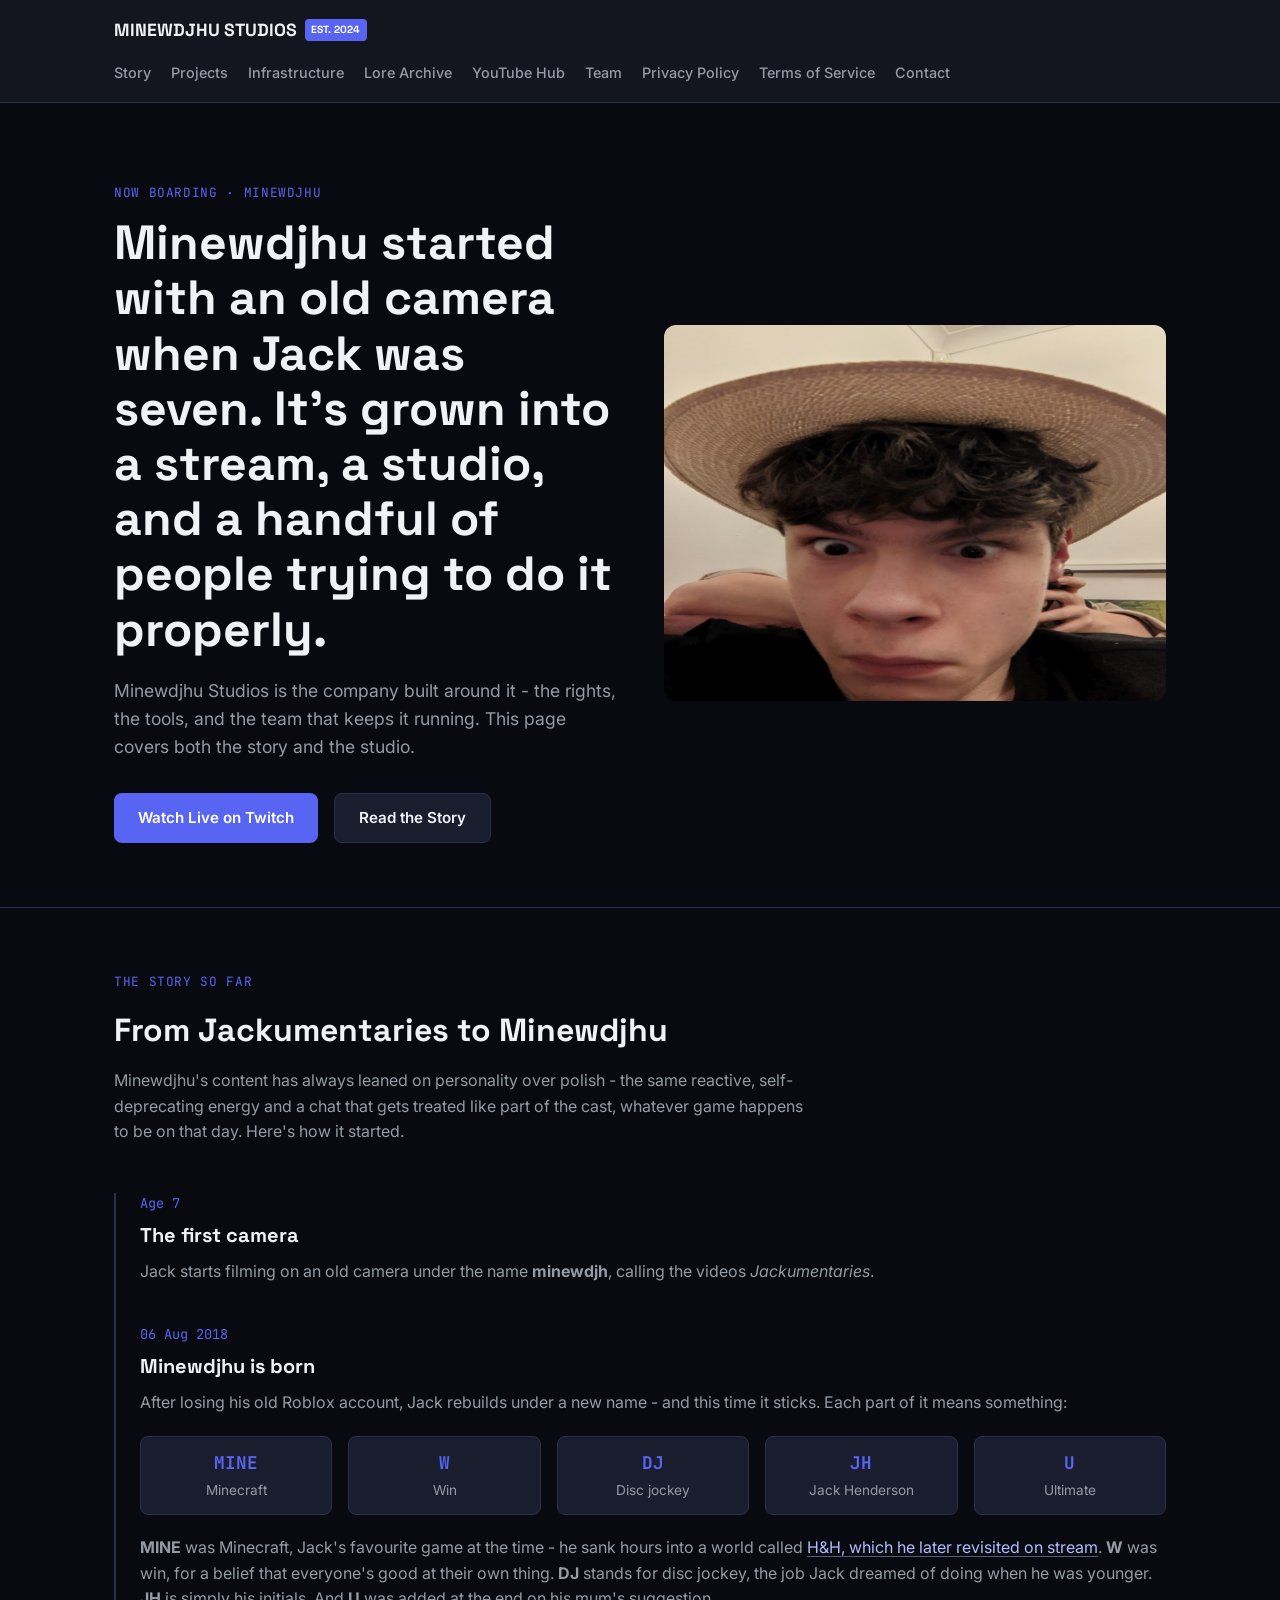
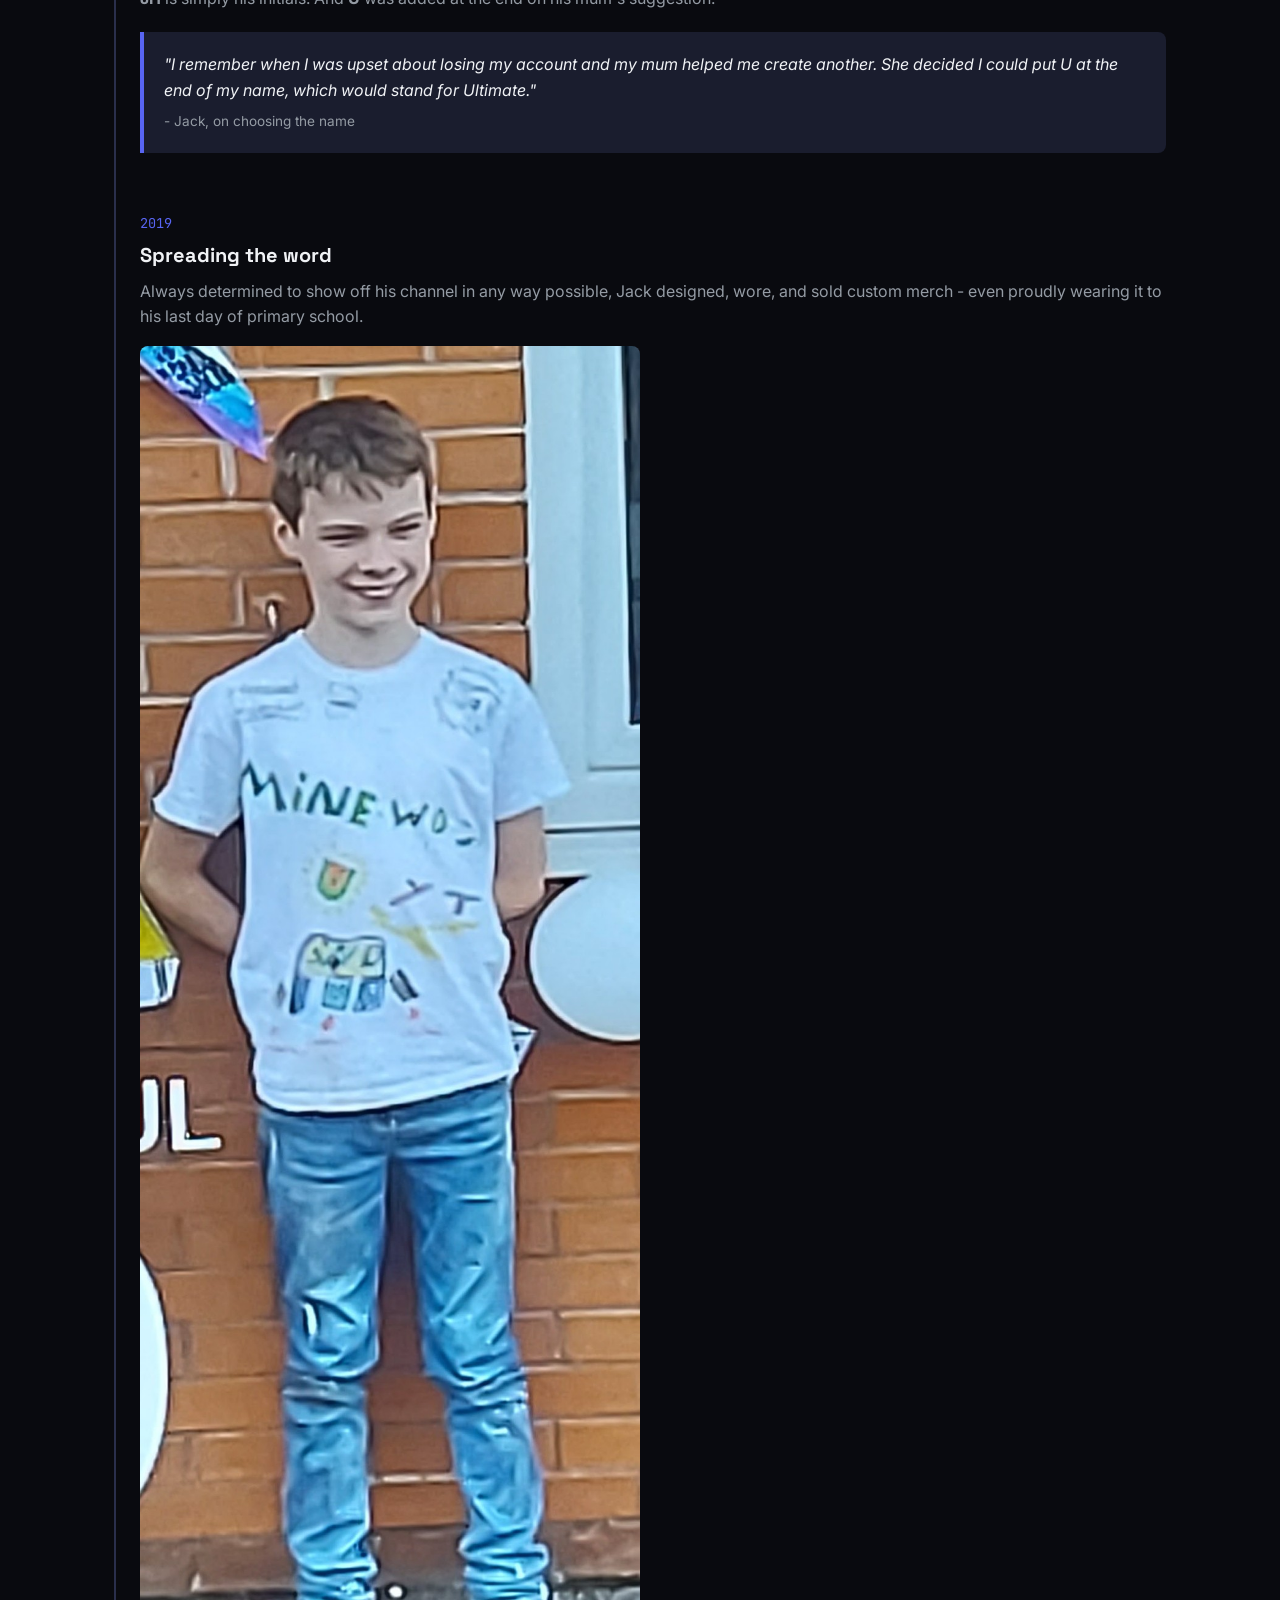
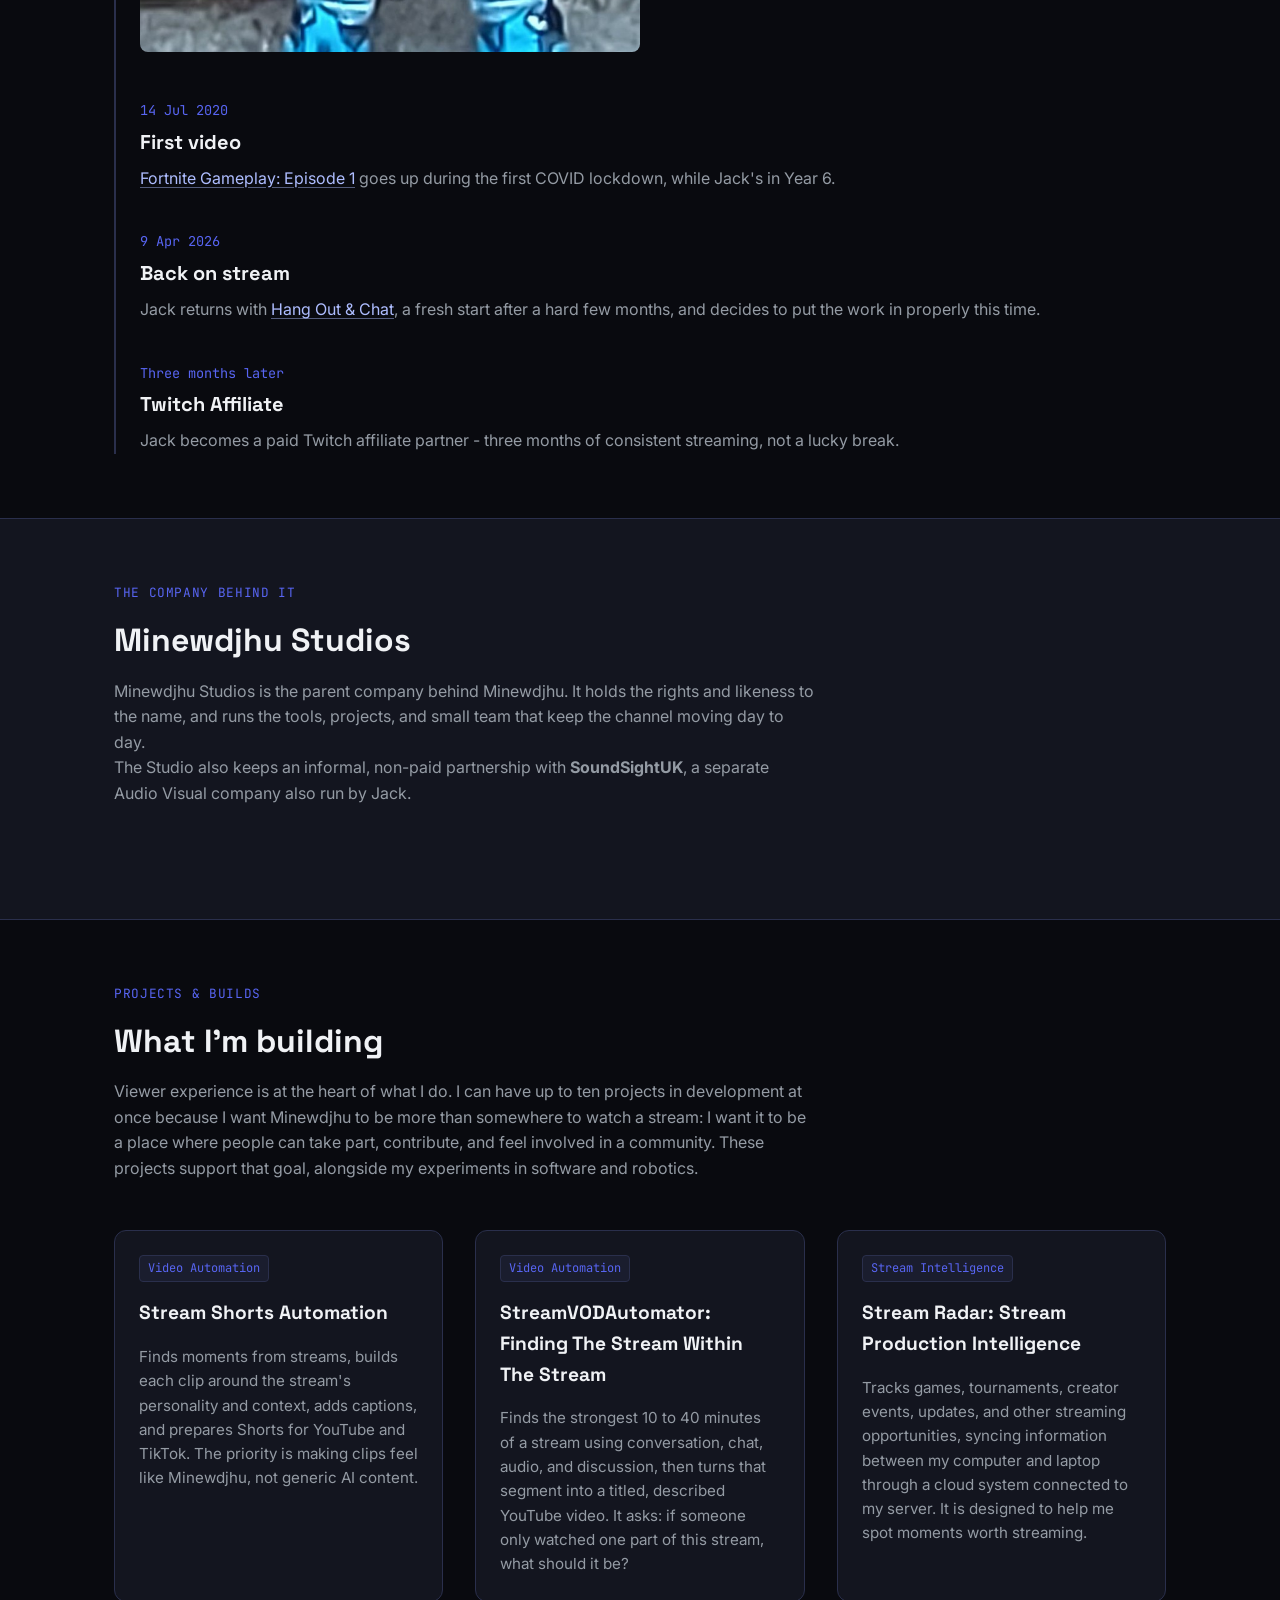
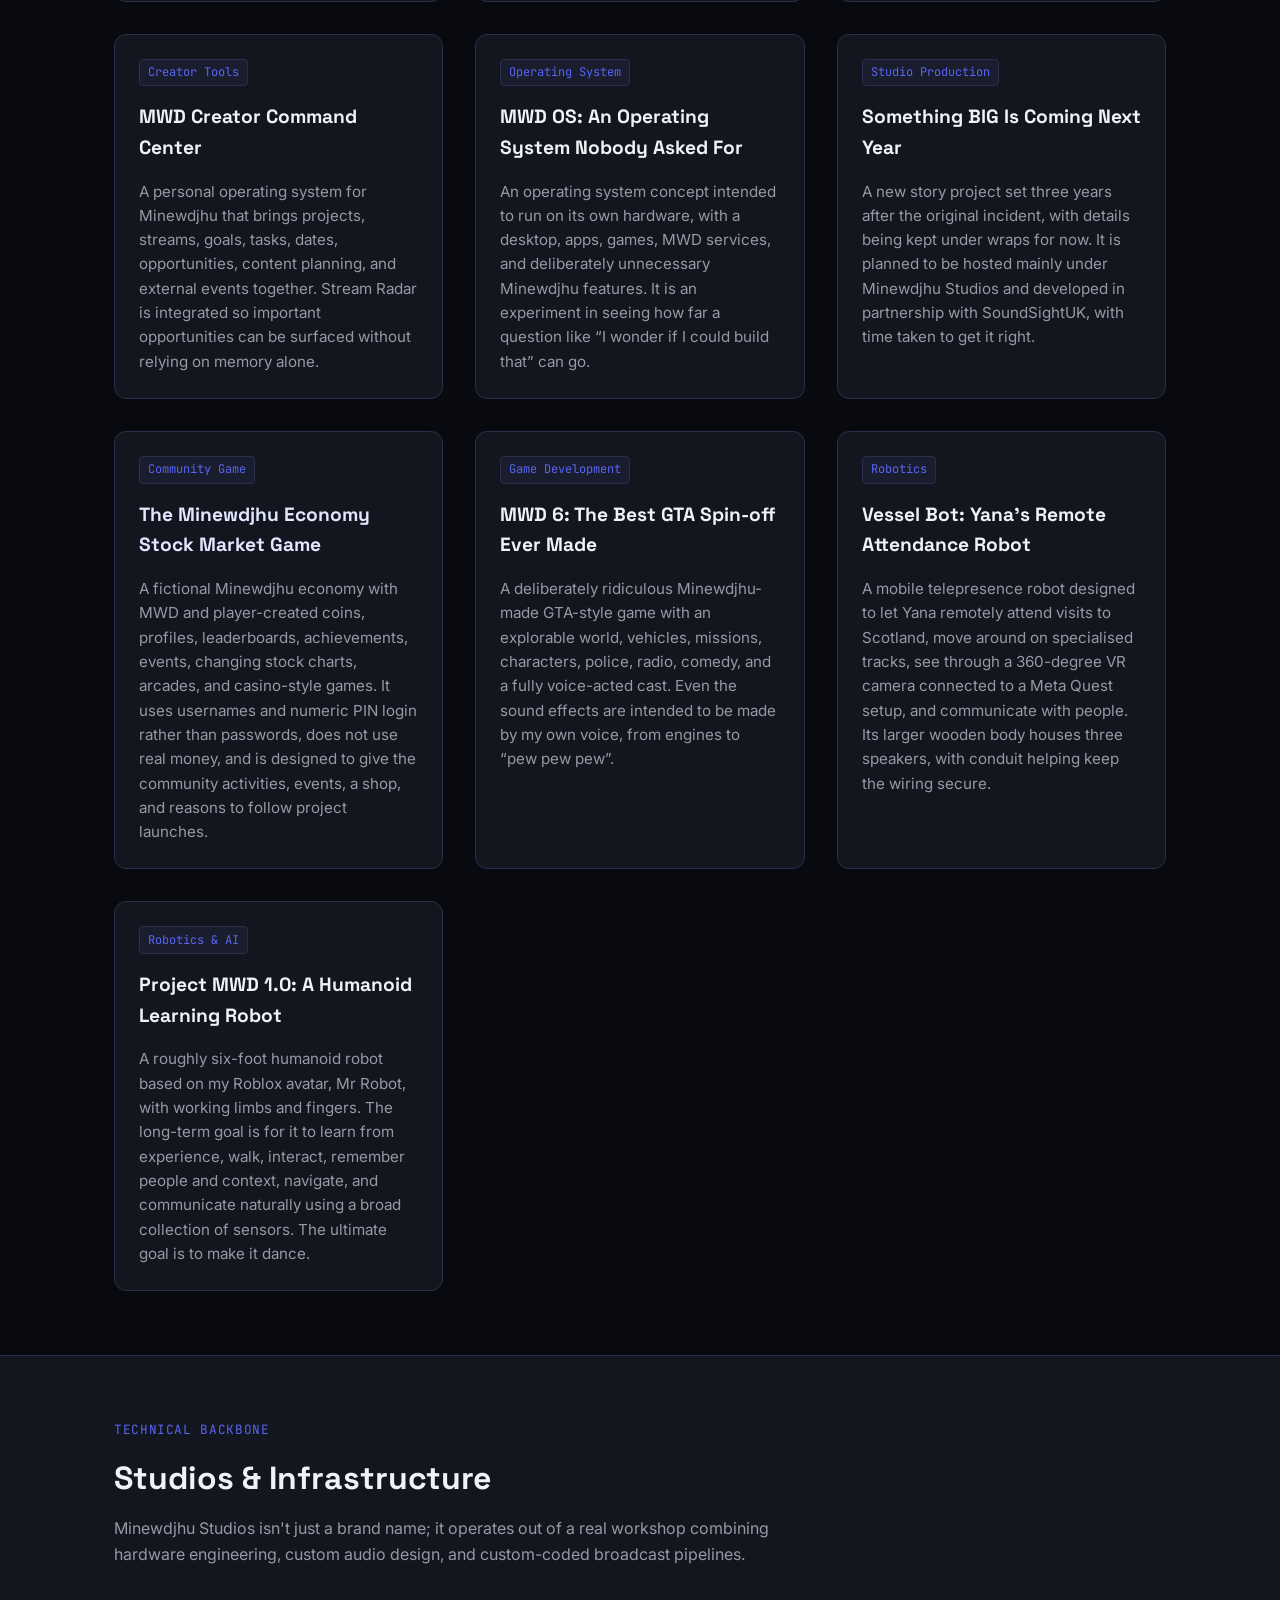
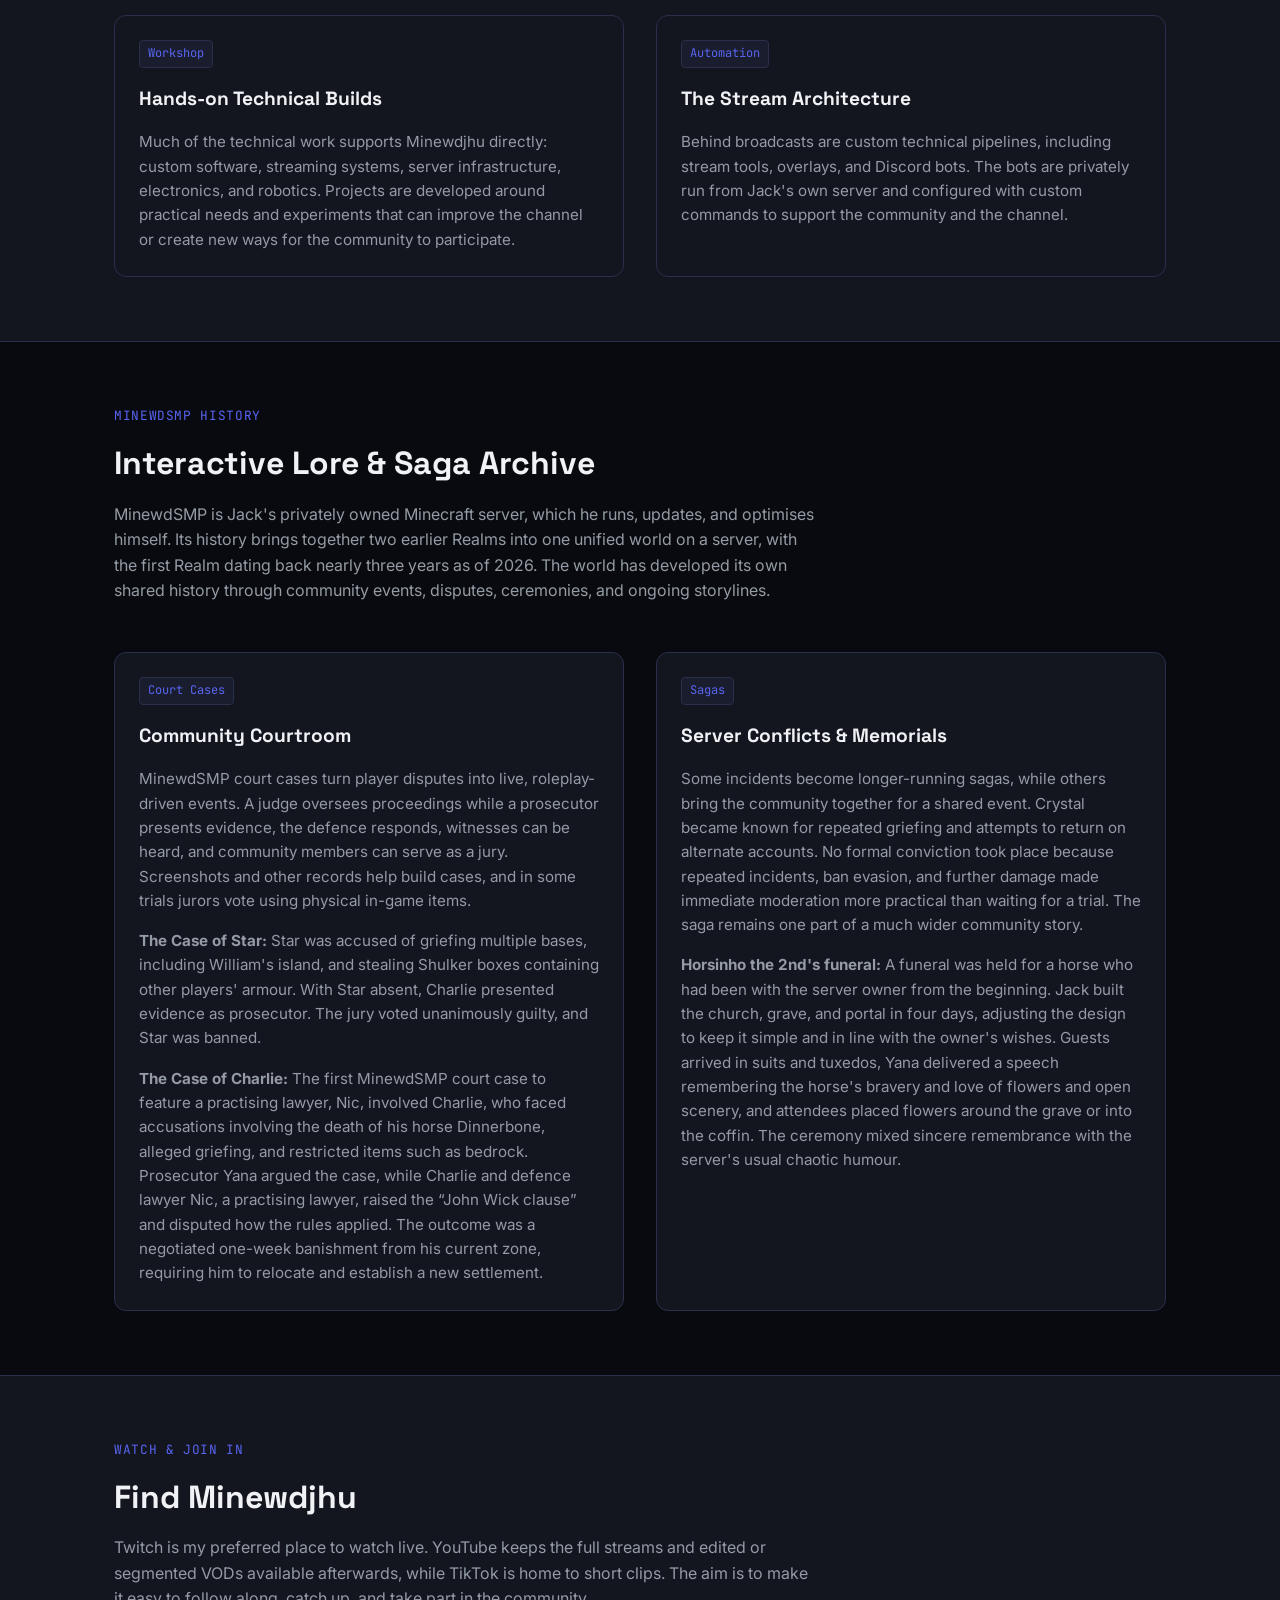
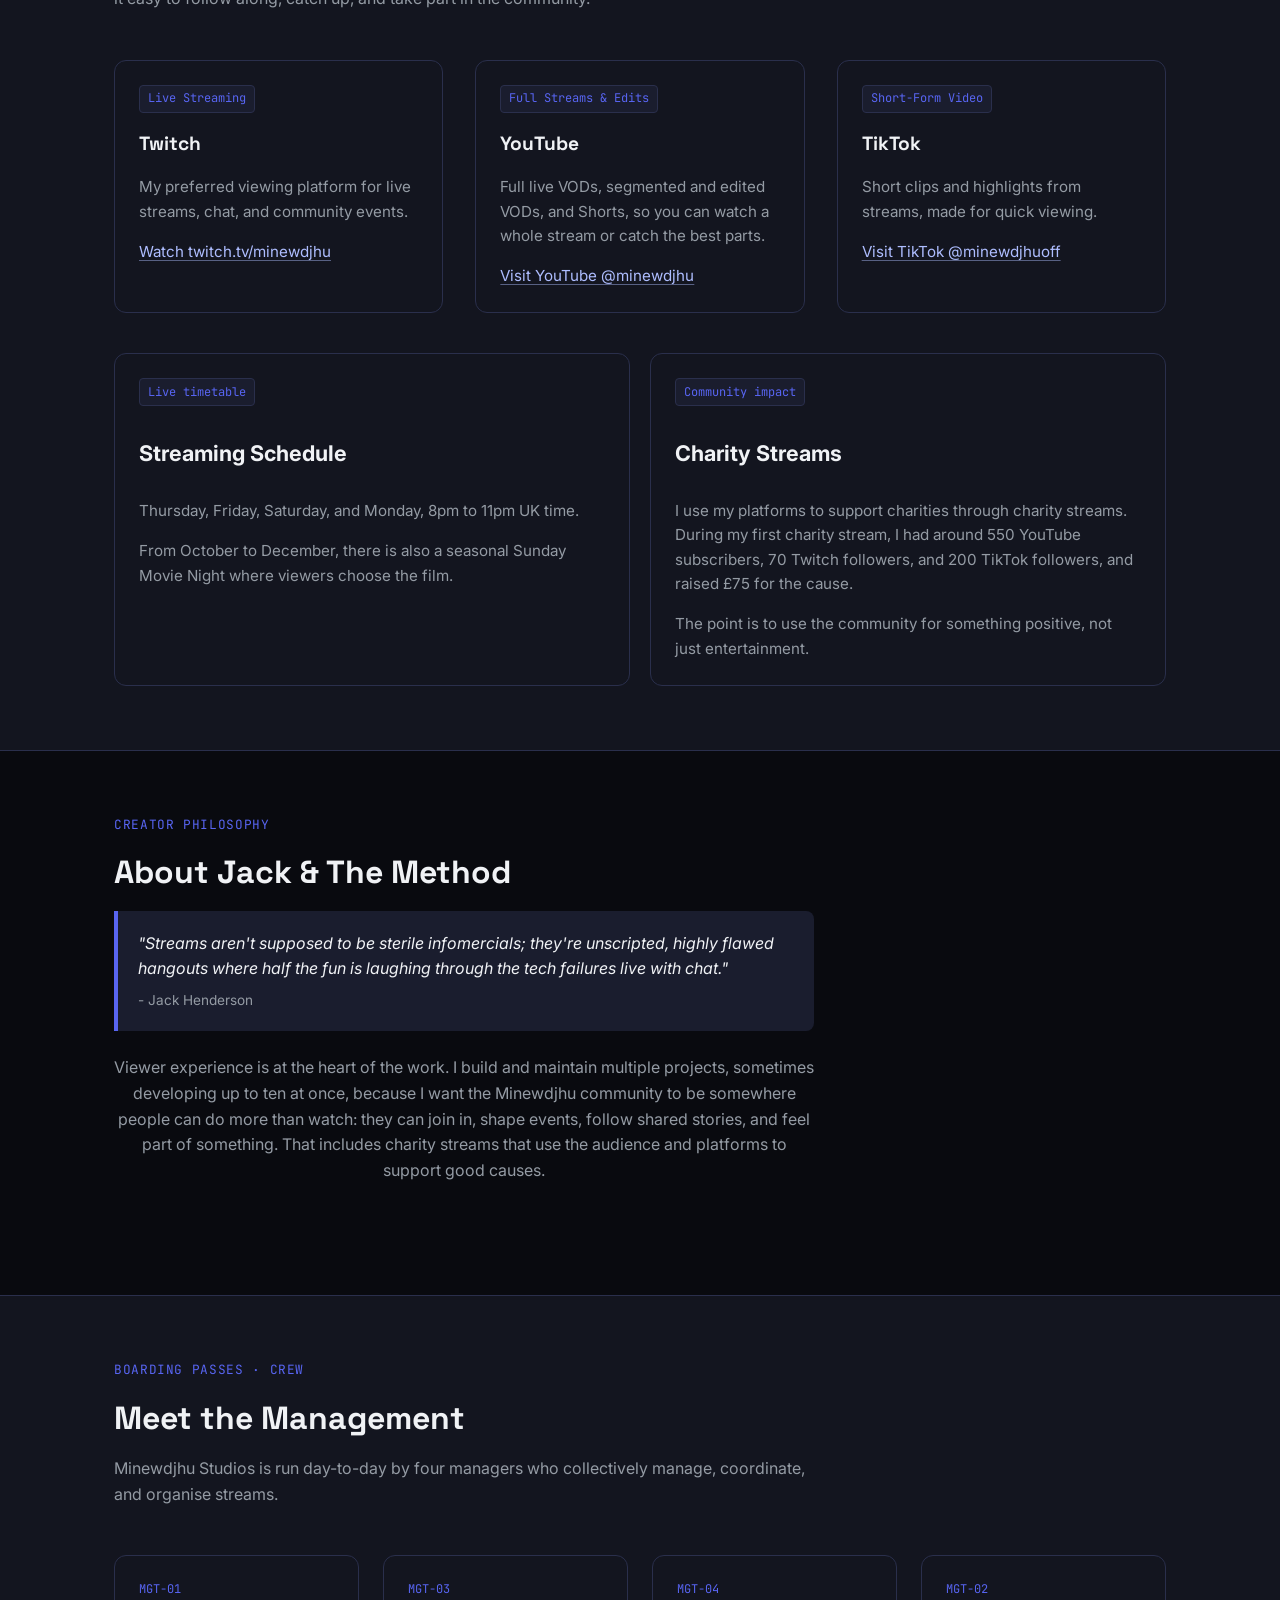
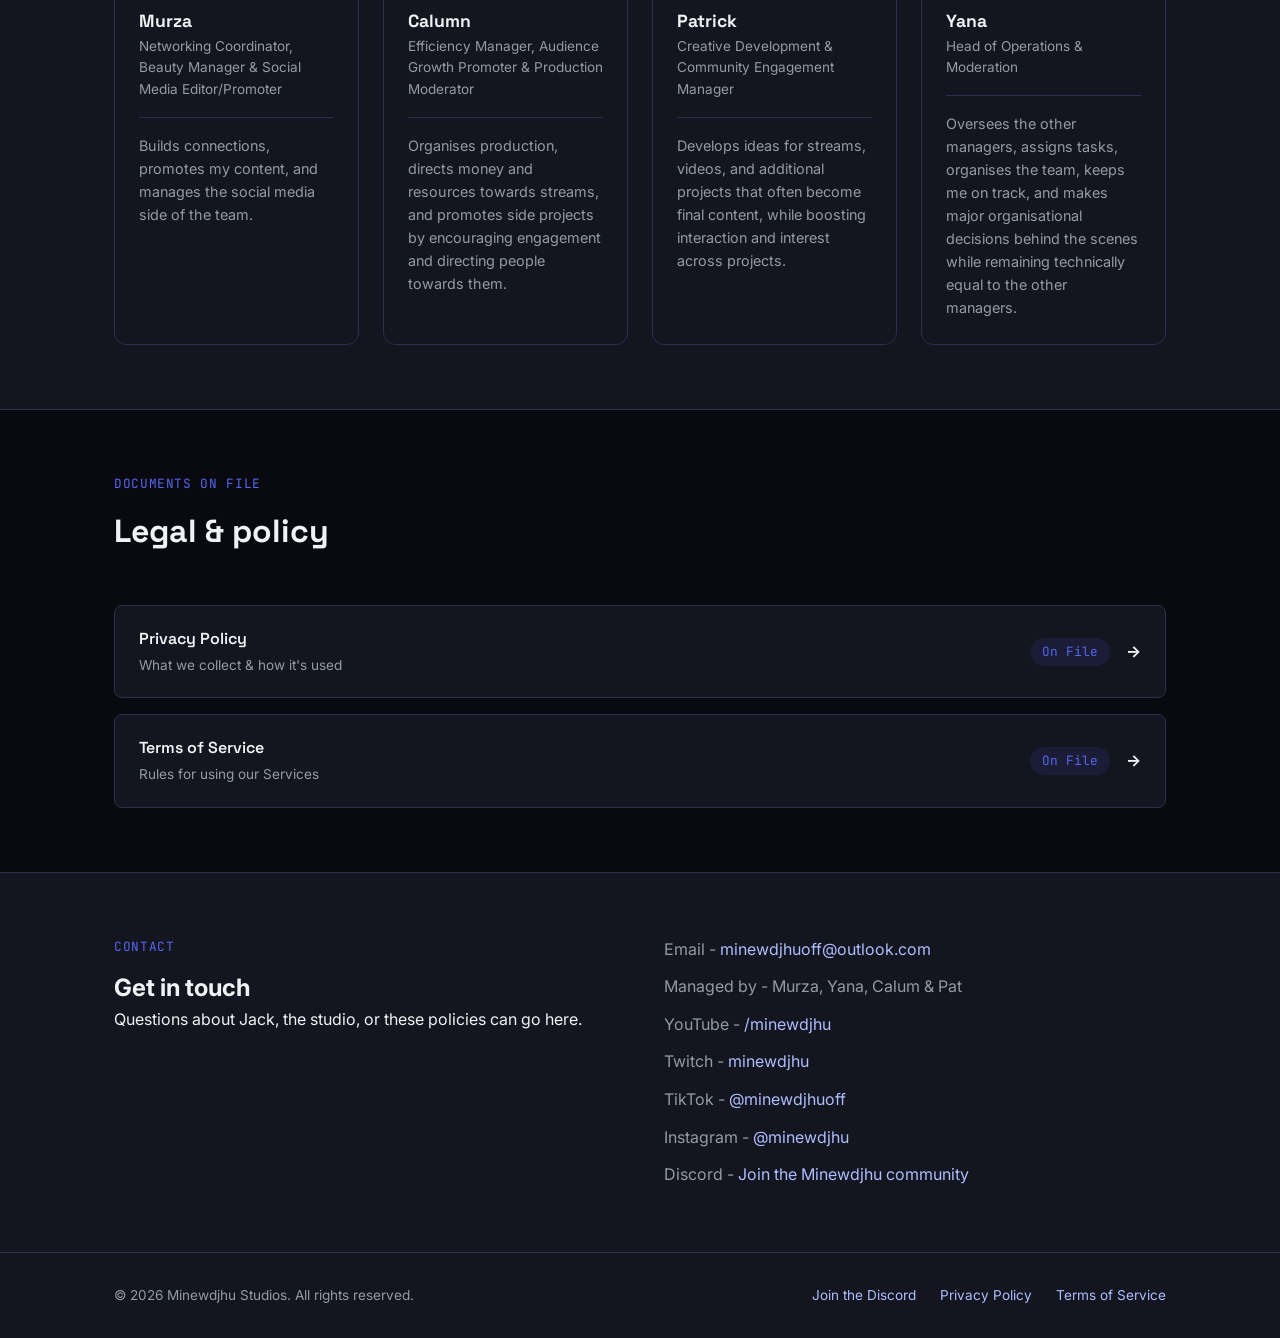
<file: index.html>
<!DOCTYPE html>
<html lang="en">
<head>
<meta charset="UTF-8">
<meta name="viewport" content="width=device-width, initial-scale=1">
<title>Minewdjhu Studios</title>
<meta name="description" content="Minewdjhu Studios is the company behind Jack Henderson's Minewdjhu - the streams, the story, and the tools that keep it running.">

<link rel="preconnect" href="https://fonts.googleapis.com">
<link rel="preconnect" href="https://fonts.gstatic.com" crossorigin>
<link href="https://fonts.googleapis.com/css2?family=Space+Grotesk:wght@500;600;700&family=Inter:wght@400;500;600&family=JetBrains+Mono:wght@500;600&display=swap" rel="stylesheet">
<link rel="stylesheet" href="style.css">

<style>
/* Small, targeted presentation fixes for the updated content. */
:root { --link-accent: #a9b8ff; }
.feature-card a:not(.project-title-link), .contact-list a, .footer-links a, .timeline-desc a {
  color: #aebdff; text-decoration-color: rgba(174,189,255,.45); text-underline-offset: 3px;
  transition: color .18s ease, text-decoration-color .18s ease;
}
.feature-card a:not(.project-title-link):hover, .contact-list a:hover, .footer-links a:hover, .timeline-desc a:hover {
  color: #d9e0ff; text-decoration-color: currentColor;
}
.project-title-link { color: #e2e7ff; text-decoration: none; transition: color .18s ease; }
.project-title-link:hover { color: #aebdff; text-decoration: underline; text-underline-offset: 4px; }
.info-card-grid { display:grid; grid-template-columns:repeat(2,minmax(0,1fr)); gap:1.25rem; margin-top:2.5rem; }
.info-card { height:100%; }
.info-card h2 { margin:.85rem 0 .8rem; font-size:1.35rem; }
.info-card p:last-child { margin-bottom:0; }
.platform-grid .feature-card { min-width:0; }
#team .team-grid { align-items:stretch; }
#team .pass { height:100%; box-sizing:border-box; }
@media (max-width:700px) { .info-card-grid { grid-template-columns:1fr; } }
</style>

</head>
<body>

<nav class="site-nav">
  <div class="wrap">
    <a href="index.html" class="logo">
      MINEWDJHU STUDIOS <span class="tag">EST. 2024</span>
    </a>
    <ul class="nav-links">
      <li><a href="#story">Story</a></li>
      <li><a href="#projects">Projects</a></li>
      <li><a href="#infrastructure">Infrastructure</a></li>
      <li><a href="#lore">Lore Archive</a></li>
      <li><a href="#youtube-gateway">YouTube Hub</a></li>
      <li><a href="#team">Team</a></li>
      <li><a href="privacy.html">Privacy Policy</a></li>
      <li><a href="terms.html">Terms of Service</a></li>
      <li><a href="#contact">Contact</a></li>
    </ul>
  </div>
</nav>

<!-- ===================== HERO ===================== -->
<header class="hero">
  <div class="wrap hero-grid">
    <div>
      <span class="eyebrow">Now Boarding &middot; Minewdjhu</span>
      <h1>Minewdjhu started with an old camera when Jack was seven. It's grown into a stream, a studio, and a handful of people trying to do it properly.</h1>
      <p class="lead">
        Minewdjhu Studios is the company built around it - the rights,
        the tools, and the team that keeps it running. This page covers
        both the story and the studio.
      </p>
      <div class="hero-ctas">
        <!-- Update this link to your actual livestream platform -->
        <a href="https://www.twitch.tv/minewdjhu" class="btn btn-primary">Watch Live on Twitch</a>
        <a href="#story" class="btn btn-ghost">Read the Story</a>
      </div>
    </div>

    <img src="hero.jpg" alt="Jack Henderson / Minewdjhu" class="photo-slot hero-photo" style="border:none;object-fit:cover;">
  </div>
</header>

<!-- ===================== STORY ===================== -->
<section class="section" id="story">
  <div class="wrap">
    <div class="section-head">
      <span class="eyebrow">The Story So Far</span>
      <h2>From Jackumentaries to Minewdjhu</h2>
      <p>
        Minewdjhu's content has always leaned on personality over polish
        - the same reactive, self-deprecating energy and a chat
        that gets treated like part of the cast, whatever game happens
        to be on that day. Here's how it started.
      </p>
    </div>

    <div class="timeline">

      <div class="timeline-row">
        <span class="timeline-date">Age 7</span>
        <div>
          <h3 class="timeline-title">The first camera</h3>
          <p class="timeline-desc">
            Jack starts filming on an old camera under the name
            <strong>minewdjh</strong>, calling the videos
            <em>Jackumentaries</em>.
          </p>
        </div>
      </div>

      <div class="timeline-row">
        <span class="timeline-date">06 Aug 2018</span>
        <div>
          <h3 class="timeline-title">Minewdjhu is born</h3>
          <p class="timeline-desc">
            After losing his old Roblox account, Jack rebuilds under a
            new name - and this time it sticks. Each part of it
            means something:
          </p>

          <div class="breakdown">
            <div class="breakdown-item">
              <span class="breakdown-letters">MINE</span>
              <span class="breakdown-word">Minecraft</span>
            </div>
            <div class="breakdown-item">
              <span class="breakdown-letters">W</span>
              <span class="breakdown-word">Win</span>
            </div>
            <div class="breakdown-item">
              <span class="breakdown-letters">DJ</span>
              <span class="breakdown-word">Disc jockey</span>
            </div>
            <div class="breakdown-item">
              <span class="breakdown-letters">JH</span>
              <span class="breakdown-word">Jack Henderson</span>
            </div>
            <div class="breakdown-item">
              <span class="breakdown-letters">U</span>
              <span class="breakdown-word">Ultimate</span>
            </div>
          </div>

          <p class="timeline-desc">
            <strong>MINE</strong> was Minecraft, Jack's favourite game at
            the time - he sank hours into a world called
            <a href="https://www.youtube.com/watch?v=PIsjkJ065OE&amp;t=7118s" target="_blank" rel="noopener noreferrer">H&amp;H, which he later revisited on stream</a>.
            <strong>W</strong> was win, for a belief that everyone's good
            at their own thing. <strong>DJ</strong> stands for disc jockey, the job Jack dreamed of doing when he was younger. <strong>JH</strong>
            is simply his initials. And <strong>U</strong> was added at
            the end on his mum's suggestion.
          </p>

          <blockquote class="quote">
            "I remember when I was upset about losing my account and my
            mum helped me create another. She decided I could put U at
            the end of my name, which would stand for Ultimate."
            <cite>- Jack, on choosing the name</cite>
          </blockquote>
        </div>
      </div>

      <div class="timeline-row">
        <span class="timeline-date">2019</span>
        <div>
          <h3 class="timeline-title">Spreading the word</h3>
          <p class="timeline-desc">
            Always determined to show off his channel in any way possible,
            Jack designed, wore, and sold custom merch - even proudly
            wearing it to his last day of primary school.
          </p>
          <div style="margin-top: 1rem;">
            <img src="primary-school-merch.jpg" alt="Jack in primary school merch" style="width:100%; max-width:500px; border-radius:8px; object-fit:cover;">
          </div>
        </div>
      </div>

      <div class="timeline-row">
        <span class="timeline-date">14 Jul 2020</span>
        <div>
          <h3 class="timeline-title">First video</h3>
          <p class="timeline-desc">
            <a href="https://www.youtube.com/watch?v=sdKzgBfcOKo" target="_blank" rel="noopener noreferrer">Fortnite Gameplay: Episode 1</a>
            goes up during the first COVID lockdown, while Jack's in
            Year 6.
          </p>
        </div>
      </div>

      <div class="timeline-row">
        <span class="timeline-date">9 Apr 2026</span>
        <div>
          <h3 class="timeline-title">Back on stream</h3>
          <p class="timeline-desc">
            Jack returns with
            <a href="https://www.youtube.com/watch?v=FQYOjyafOcY&amp;t=1529s" target="_blank" rel="noopener noreferrer">Hang Out &amp; Chat</a>,
            a fresh start after a hard few months, and decides to put
            the work in properly this time.
          </p>
        </div>
      </div>

      <div class="timeline-row">
        <span class="timeline-date">Three months later</span>
        <div>
          <h3 class="timeline-title">Twitch Affiliate</h3>
          <p class="timeline-desc">
            Jack becomes a paid Twitch affiliate partner - three
            months of consistent streaming, not a lucky break.
          </p>
        </div>
      </div>

    </div>
  </div>
</section>

<!-- ===================== MINEWDJHU STUDIOS ===================== -->
<section class="section alt">
  <div class="wrap">
    <div class="section-head">
      <span class="eyebrow">The Company Behind It</span>
      <h2>Minewdjhu Studios</h2>
      <p>
        Minewdjhu Studios is the parent company behind Minewdjhu. It
        holds the rights and likeness to the name, and runs the tools,
        projects, and small team that keep the channel moving day to
        day.
      </p>
      <p>
        The Studio also keeps an informal, non-paid partnership with
        <strong>SoundSightUK</strong>, a separate Audio Visual company also run by
        Jack.
      </p>
    </div>
  </div>
</section>

<!-- ===================== PROJECTS ===================== -->
<section class="section" id="projects">
  <div class="wrap">
    <div class="section-head">
      <span class="eyebrow">Projects &amp; Builds</span>
      <h2>What I'm building</h2>
      <p>Viewer experience is at the heart of what I do. I can have up to ten projects in development at once because I want Minewdjhu to be more than somewhere to watch a stream: I want it to be a place where people can take part, contribute, and feel involved in a community. These projects support that goal, alongside my experiments in software and robotics.</p>
    </div>
    <div class="project-grid">
      <div class="feature-card"><span class="tag">Video Automation</span><h3>Stream Shorts Automation</h3><p>Finds moments from streams, builds each clip around the stream's personality and context, adds captions, and prepares Shorts for YouTube and TikTok. The priority is making clips feel like Minewdjhu, not generic AI content.</p></div>
      <div class="feature-card"><span class="tag">Video Automation</span><h3>StreamVODAutomator: Finding The Stream Within The Stream</h3><p>Finds the strongest 10 to 40 minutes of a stream using conversation, chat, audio, and discussion, then turns that segment into a titled, described YouTube video. It asks: if someone only watched one part of this stream, what should it be?</p></div>
      <div class="feature-card"><span class="tag">Stream Intelligence</span><h3>Stream Radar: Stream Production Intelligence</h3><p>Tracks games, tournaments, creator events, updates, and other streaming opportunities, syncing information between my computer and laptop through a cloud system connected to my server. It is designed to help me spot moments worth streaming.</p></div>
      <div class="feature-card"><span class="tag">Creator Tools</span><h3>MWD Creator Command Center</h3><p>A personal operating system for Minewdjhu that brings projects, streams, goals, tasks, dates, opportunities, content planning, and external events together. Stream Radar is integrated so important opportunities can be surfaced without relying on memory alone.</p></div>
      <div class="feature-card"><span class="tag">Operating System</span><h3>MWD OS: An Operating System Nobody Asked For</h3><p>An operating system concept intended to run on its own hardware, with a desktop, apps, games, MWD services, and deliberately unnecessary Minewdjhu features. It is an experiment in seeing how far a question like “I wonder if I could build that” can go.</p></div>
      <div class="feature-card"><span class="tag">Studio Production</span><h3>Something BIG Is Coming Next Year</h3><p>A new story project set three years after the original incident, with details being kept under wraps for now. It is planned to be hosted mainly under Minewdjhu Studios and developed in partnership with SoundSightUK, with time taken to get it right.</p></div>
      <div class="feature-card"><span class="tag">Community Game</span><h3><a class="project-title-link" href="https://minewdjhu.github.io/Minewdjhu/" target="_blank" rel="noopener noreferrer">The Minewdjhu Economy Stock Market Game</a></h3><p>A fictional Minewdjhu economy with MWD and player-created coins, profiles, leaderboards, achievements, events, changing stock charts, arcades, and casino-style games. It uses usernames and numeric PIN login rather than passwords, does not use real money, and is designed to give the community activities, events, a shop, and reasons to follow project launches.</p></div>
      <div class="feature-card"><span class="tag">Game Development</span><h3>MWD 6: The Best GTA Spin-off Ever Made</h3><p>A deliberately ridiculous Minewdjhu-made GTA-style game with an explorable world, vehicles, missions, characters, police, radio, comedy, and a fully voice-acted cast. Even the sound effects are intended to be made by my own voice, from engines to “pew pew pew”.</p></div>
      <div class="feature-card"><span class="tag">Robotics</span><h3>Vessel Bot: Yana's Remote Attendance Robot</h3><p>A mobile telepresence robot designed to let Yana remotely attend visits to Scotland, move around on specialised tracks, see through a 360-degree VR camera connected to a Meta Quest setup, and communicate with people. Its larger wooden body houses three speakers, with conduit helping keep the wiring secure.</p></div>
      <div class="feature-card"><span class="tag">Robotics &amp; AI</span><h3>Project MWD 1.0: A Humanoid Learning Robot</h3><p>A roughly six-foot humanoid robot based on my Roblox avatar, Mr Robot, with working limbs and fingers. The long-term goal is for it to learn from experience, walk, interact, remember people and context, navigate, and communicate naturally using a broad collection of sensors. The ultimate goal is to make it dance.</p></div>
    </div>
  </div>
</section>

<!-- ===================== STUDIOS & INFRASTRUCTURE ===================== -->
<section class="section alt" id="infrastructure">
  <div class="wrap">
    <div class="section-head">
      <span class="eyebrow">Technical Backbone</span>
      <h2>Studios &amp; Infrastructure</h2>
      <p>
        Minewdjhu Studios isn't just a brand name; it operates out of a real workshop combining hardware engineering, custom audio design, and custom-coded broadcast pipelines.
      </p>
    </div>

    <div class="project-grid">
      <div class="feature-card">
        <span class="tag">Workshop</span>
        <h3>Hands-on Technical Builds</h3>
        <p>Much of the technical work supports Minewdjhu directly: custom software, streaming systems, server infrastructure, electronics, and robotics. Projects are developed around practical needs and experiments that can improve the channel or create new ways for the community to participate.</p>
      </div>

      <div class="feature-card">
        <span class="tag">Automation</span>
        <h3>The Stream Architecture</h3>
        <p>
          Behind broadcasts are custom technical pipelines, including stream tools, overlays, and Discord bots. The bots are privately run from Jack's own server and configured with custom commands to support the community and the channel.
        </p>
      </div>
    </div>
  </div>
</section>

<!-- ===================== LORE & SAGA ARCHIVE ===================== -->
<section class="section" id="lore">
  <div class="wrap">
    <div class="section-head">
      <span class="eyebrow">MinewdSMP History</span>
      <h2>Interactive Lore &amp; Saga Archive</h2>
      <p>
        MinewdSMP is Jack's privately owned Minecraft server, which he runs, updates, and optimises himself. Its history brings together two earlier Realms into one unified world on a server, with the first Realm dating back nearly three years as of 2026. The world has developed its own shared history through community events, disputes, ceremonies, and ongoing storylines.
      </p>
    </div>

    <div class="project-grid">
      <div class="feature-card">
        <span class="tag">Court Cases</span>
        <h3>Community Courtroom</h3>
        <p>MinewdSMP court cases turn player disputes into live, roleplay-driven events. A judge oversees proceedings while a prosecutor presents evidence, the defence responds, witnesses can be heard, and community members can serve as a jury. Screenshots and other records help build cases, and in some trials jurors vote using physical in-game items.</p>
        <p><strong>The Case of Star:</strong> Star was accused of griefing multiple bases, including William's island, and stealing Shulker boxes containing other players' armour. With Star absent, Charlie presented evidence as prosecutor. The jury voted unanimously guilty, and Star was banned.</p>
        <p><strong>The Case of Charlie:</strong> The first MinewdSMP court case to feature a practising lawyer, Nic, involved Charlie, who faced accusations involving the death of his horse Dinnerbone, alleged griefing, and restricted items such as bedrock. Prosecutor Yana argued the case, while Charlie and defence lawyer Nic, a practising lawyer, raised the “John Wick clause” and disputed how the rules applied. The outcome was a negotiated one-week banishment from his current zone, requiring him to relocate and establish a new settlement.</p>
      </div>
      <div class="feature-card">
        <span class="tag">Sagas</span>
        <h3>Server Conflicts &amp; Memorials</h3>
        <p>Some incidents become longer-running sagas, while others bring the community together for a shared event. Crystal became known for repeated griefing and attempts to return on alternate accounts. No formal conviction took place because repeated incidents, ban evasion, and further damage made immediate moderation more practical than waiting for a trial. The saga remains one part of a much wider community story.</p>
        <p><strong>Horsinho the 2nd's funeral:</strong> A funeral was held for a horse who had been with the server owner from the beginning. Jack built the church, grave, and portal in four days, adjusting the design to keep it simple and in line with the owner's wishes. Guests arrived in suits and tuxedos, Yana delivered a speech remembering the horse's bravery and love of flowers and open scenery, and attendees placed flowers around the grave or into the coffin. The ceremony mixed sincere remembrance with the server's usual chaotic humour.</p>
      </div>
    </div>
  </div>
</section>

<!-- ===================== PLATFORMS & STREAMING ===================== -->
<section class="section alt" id="youtube-gateway">
  <div class="wrap">
    <div class="section-head">
      <span class="eyebrow">Watch &amp; Join In</span>
      <h2>Find Minewdjhu</h2>
      <p>Twitch is my preferred place to watch live. YouTube keeps the full streams and edited or segmented VODs available afterwards, while TikTok is home to short clips. The aim is to make it easy to follow along, catch up, and take part in the community.</p>
    </div>
    <div class="project-grid platform-grid">
      <div class="feature-card"><span class="tag">Live Streaming</span><h3>Twitch</h3><p>My preferred viewing platform for live streams, chat, and community events.</p><p><a href="https://www.twitch.tv/minewdjhu" target="_blank" rel="noopener noreferrer">Watch twitch.tv/minewdjhu</a></p></div>
      <div class="feature-card"><span class="tag">Full Streams &amp; Edits</span><h3>YouTube</h3><p>Full live VODs, segmented and edited VODs, and Shorts, so you can watch a whole stream or catch the best parts.</p><p><a href="https://www.youtube.com/@minewdjhu" target="_blank" rel="noopener noreferrer">Visit YouTube @minewdjhu</a></p></div>
      <div class="feature-card"><span class="tag">Short-Form Video</span><h3>TikTok</h3><p>Short clips and highlights from streams, made for quick viewing.</p><p><a href="https://www.tiktok.com/@minewdjhuoff" target="_blank" rel="noopener noreferrer">Visit TikTok @minewdjhuoff</a></p></div>
      
    </div>
    <div class="info-card-grid">
      <article class="feature-card info-card">
        <span class="tag">Live timetable</span>
        <h2>Streaming Schedule</h2>
        <p>Thursday, Friday, Saturday, and Monday, 8pm to 11pm UK time.</p>
        <p>From October to December, there is also a seasonal Sunday Movie Night where viewers choose the film.</p>
      </article>
      <article class="feature-card info-card">
        <span class="tag">Community impact</span>
        <h2>Charity Streams</h2>
        <p>I use my platforms to support charities through charity streams. During my first charity stream, I had around 550 YouTube subscribers, 70 Twitch followers, and 200 TikTok followers, and raised £75 for the cause.</p>
        <p>The point is to use the community for something positive, not just entertainment.</p>
      </article>
    </div>
  </div>
</section>

<!-- ===================== ABOUT JACK / CREATOR PHILOSOPHY ===================== -->
<section class="section" id="philosophy">
  <div class="wrap">
    <div class="section-head">
      <span class="eyebrow">Creator Philosophy</span>
      <h2>About Jack &amp; The Method</h2>
      <blockquote class="quote" style="margin: 0 auto; max-width: 800px;">
        "Streams aren't supposed to be sterile infomercials; they're unscripted, highly flawed hangouts where half the fun is laughing through the tech failures live with chat."
        <cite>- Jack Henderson</cite>
      </blockquote>
      <p style="text-align: center; margin-top: 1.5rem;">
        Viewer experience is at the heart of the work. I build and maintain multiple projects, sometimes developing up to ten at once, because I want the Minewdjhu community to be somewhere people can do more than watch: they can join in, shape events, follow shared stories, and feel part of something. That includes charity streams that use the audience and platforms to support good causes.
      </p>
    </div>
  </div>
</section>

<!-- ===================== MANAGEMENT ===================== -->
<section class="section alt" id="team">
  <div class="wrap">
    <div class="section-head">
      <span class="eyebrow">Boarding Passes &middot; Crew</span>
      <h2>Meet the Management</h2>
      <p>
        Minewdjhu Studios is run day-to-day by four managers who collectively
        manage, coordinate, and organise streams.
      </p>
    </div>

    <div class="team-grid">
      <div class="pass">
        <span class="code">MGT-01</span>
        <h3>Murza</h3>
        <span class="role">Networking Coordinator, Beauty Manager &amp; Social Media Editor/Promoter</span>
        <div class="divider"></div>
        <p>Builds connections, promotes my content, and manages the social media side of the team.</p>
      </div>
      <div class="pass">
        <span class="code">MGT-03</span>
        <h3>Calumn</h3>
        <span class="role">Efficiency Manager, Audience Growth Promoter &amp; Production Moderator</span>
        <div class="divider"></div>
        <p>Organises production, directs money and resources towards streams, and promotes side projects by encouraging engagement and directing people towards them.</p>
      </div>
      <div class="pass">
        <span class="code">MGT-04</span>
        <h3>Patrick</h3>
        <span class="role">Creative Development &amp; Community Engagement Manager</span>
        <div class="divider"></div>
        <p>Develops ideas for streams, videos, and additional projects that often become final content, while boosting interaction and interest across projects.</p>
      </div>
      <div class="pass">
        <span class="code">MGT-02</span>
        <h3>Yana</h3>
        <span class="role">Head of Operations &amp; Moderation</span>
        <div class="divider"></div>
        <p>Oversees the other managers, assigns tasks, organises the team, keeps me on track, and makes major organisational decisions behind the scenes while remaining technically equal to the other managers.</p>
      </div>
    </div>
  </div>
</section>

<!-- ===================== DOCUMENTS ===================== -->
<section class="section">
  <div class="wrap">
    <div class="section-head">
      <span class="eyebrow">Documents on File</span>
      <h2>Legal &amp; policy</h2>
    </div>

    <div class="docs">
      <a href="privacy.html" class="docs-row">
        <span class="docs-left">
          <span class="doc-name">Privacy Policy</span><br>
          <span class="doc-desc">What we collect &amp; how it's used</span>
        </span>
        <span style="display:flex;align-items:center;">
          <span class="status">On File</span>
          <span class="docs-arrow">&rarr;</span>
        </span>
      </a>
      <a href="terms.html" class="docs-row">
        <span class="docs-left">
          <span class="doc-name">Terms of Service</span><br>
          <span class="doc-desc">Rules for using our Services</span>
        </span>
        <span style="display:flex;align-items:center;">
          <span class="status">On File</span>
          <span class="docs-arrow">&rarr;</span>
        </span>
      </a>
    </div>
  </div>
</section>

<!-- ===================== CONTACT ===================== -->
<section class="section alt" id="contact">
  <div class="wrap contact-grid">
    <div>
      <span class="eyebrow">Contact</span>
      <h2>Get in touch</h2>
      <p>Questions about Jack, the studio, or these policies can go here.</p>
    </div>
<ul class="contact-list">
      <li>Email - <a href="mailto:minewdjhuoff@outlook.com">minewdjhuoff@outlook.com</a></li>
      <li>Managed by - Murza, Yana, Calum &amp; Pat</li>
      <li>YouTube - <a href="https://www.youtube.com/@minewdjhu" target="_blank" rel="noopener noreferrer">/minewdjhu</a></li>
      <li>Twitch - <a href="https://www.twitch.tv/minewdjhu" target="_blank" rel="noopener noreferrer">minewdjhu</a></li>
      <li>TikTok - <a href="https://www.tiktok.com/@minewdjhuoff" target="_blank" rel="noopener noreferrer">@minewdjhuoff</a></li>
      <li>Instagram - <a href="https://www.instagram.com/minewdjhu" target="_blank" rel="noopener noreferrer">@minewdjhu</a></li>
      <li>Discord - <a href="https://discord.gg/8HUw8Yy3ZR" target="_blank" rel="noopener noreferrer">Join the Minewdjhu community</a></li>
    </ul>
  </div>
</section>

<footer>
  <div class="wrap footer-row">
    <span>&copy; 2026 Minewdjhu Studios. All rights reserved.</span>
    <ul class="footer-links">
      <li><a href="https://discord.gg/8HUw8Yy3ZR" target="_blank" rel="noopener noreferrer">Join the Discord</a></li>
      <li><a href="privacy.html">Privacy Policy</a></li>
      <li><a href="terms.html">Terms of Service</a></li>
    </ul>
  </div>
</footer>

</body>
</html>
</file>
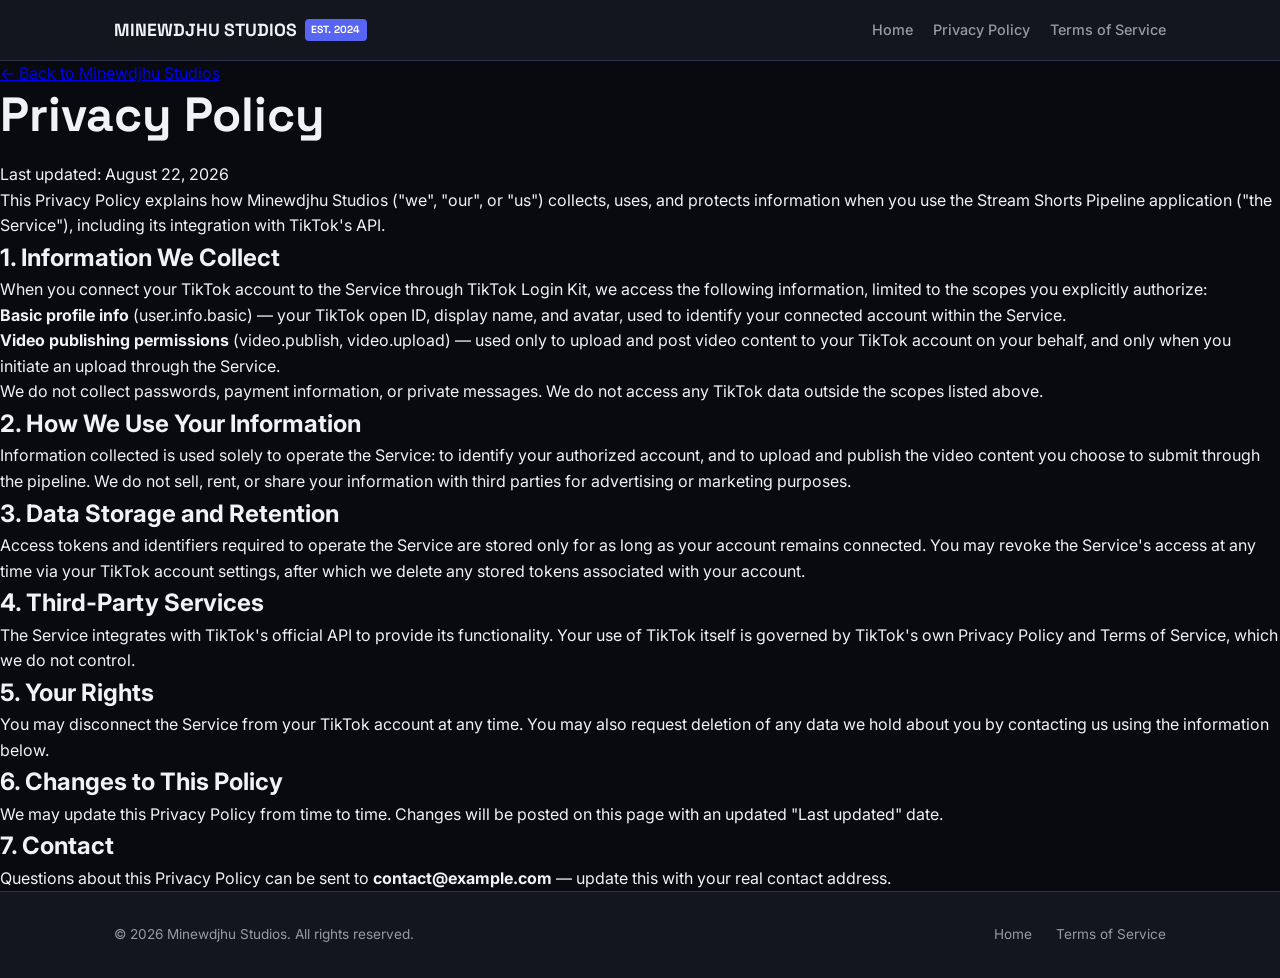
<file: privacy.html>
<!DOCTYPE html>
<html lang="en">
<head>
<meta charset="UTF-8">
<meta name="viewport" content="width=device-width, initial-scale=1">
<title>Privacy Policy - Minewdjhu Studios</title>

<link rel="preconnect" href="https://fonts.googleapis.com">
<link rel="preconnect" href="https://fonts.gstatic.com" crossorigin>
<link href="https://fonts.googleapis.com/css2?family=Space+Grotesk:wght@500;600;700&family=Inter:wght@400;500;600&family=JetBrains+Mono:wght@500;600&display=swap" rel="stylesheet">
<link rel="stylesheet" href="style.css">
</head>
<body>

<nav class="site-nav">
  <div class="wrap">
    <a href="index.html" class="logo">
      MINEWDJHU STUDIOS <span class="tag">EST. 2024</span>
    </a>
    <ul class="nav-links">
      <li><a href="index.html">Home</a></li>
      <li><a href="privacy.html">Privacy Policy</a></li>
      <li><a href="terms.html">Terms of Service</a></li>
    </ul>
  </div>
</nav>

<main class="legal">
  <a href="index.html" class="back-link">&larr; Back to Minewdjhu Studios</a>

  <h1>Privacy Policy</h1>
  <span class="updated">Last updated: August 22, 2026</span>

  <p>This Privacy Policy explains how Minewdjhu Studios ("we", "our", or "us")
  collects, uses, and protects information when you use the Stream Shorts
  Pipeline application ("the Service"), including its integration with
  TikTok's API.</p>

  <h2>1. Information We Collect</h2>
  <p>When you connect your TikTok account to the Service through TikTok
  Login Kit, we access the following information, limited to the scopes
  you explicitly authorize:</p>
  <ul>
    <li><strong>Basic profile info</strong> (user.info.basic) &mdash; your
    TikTok open ID, display name, and avatar, used to identify your
    connected account within the Service.</li>
    <li><strong>Video publishing permissions</strong> (video.publish,
    video.upload) &mdash; used only to upload and post video content to
    your TikTok account on your behalf, and only when you initiate an
    upload through the Service.</li>
  </ul>
  <p>We do not collect passwords, payment information, or private messages.
  We do not access any TikTok data outside the scopes listed above.</p>

  <h2>2. How We Use Your Information</h2>
  <p>Information collected is used solely to operate the Service: to
  identify your authorized account, and to upload and publish the video
  content you choose to submit through the pipeline. We do not sell,
  rent, or share your information with third parties for advertising or
  marketing purposes.</p>

  <h2>3. Data Storage and Retention</h2>
  <p>Access tokens and identifiers required to operate the Service are
  stored only for as long as your account remains connected. You may
  revoke the Service's access at any time via your TikTok account
  settings, after which we delete any stored tokens associated with your
  account.</p>

  <h2>4. Third-Party Services</h2>
  <p>The Service integrates with TikTok's official API to provide its
  functionality. Your use of TikTok itself is governed by TikTok's own
  Privacy Policy and Terms of Service, which we do not control.</p>

  <h2>5. Your Rights</h2>
  <p>You may disconnect the Service from your TikTok account at any time.
  You may also request deletion of any data we hold about you by
  contacting us using the information below.</p>

  <h2>6. Changes to This Policy</h2>
  <p>We may update this Privacy Policy from time to time. Changes will be
  posted on this page with an updated "Last updated" date.</p>

  <h2>7. Contact</h2>
  <p>Questions about this Privacy Policy can be sent to
  <strong>contact@example.com</strong> &mdash; update this with your real
  contact address.</p>
</main>

<footer>
  <div class="wrap footer-row">
    <span>&copy; 2026 Minewdjhu Studios. All rights reserved.</span>
    <ul class="footer-links">
      <li><a href="index.html">Home</a></li>
      <li><a href="terms.html">Terms of Service</a></li>
    </ul>
  </div>
</footer>

</body>
</html>
</file>
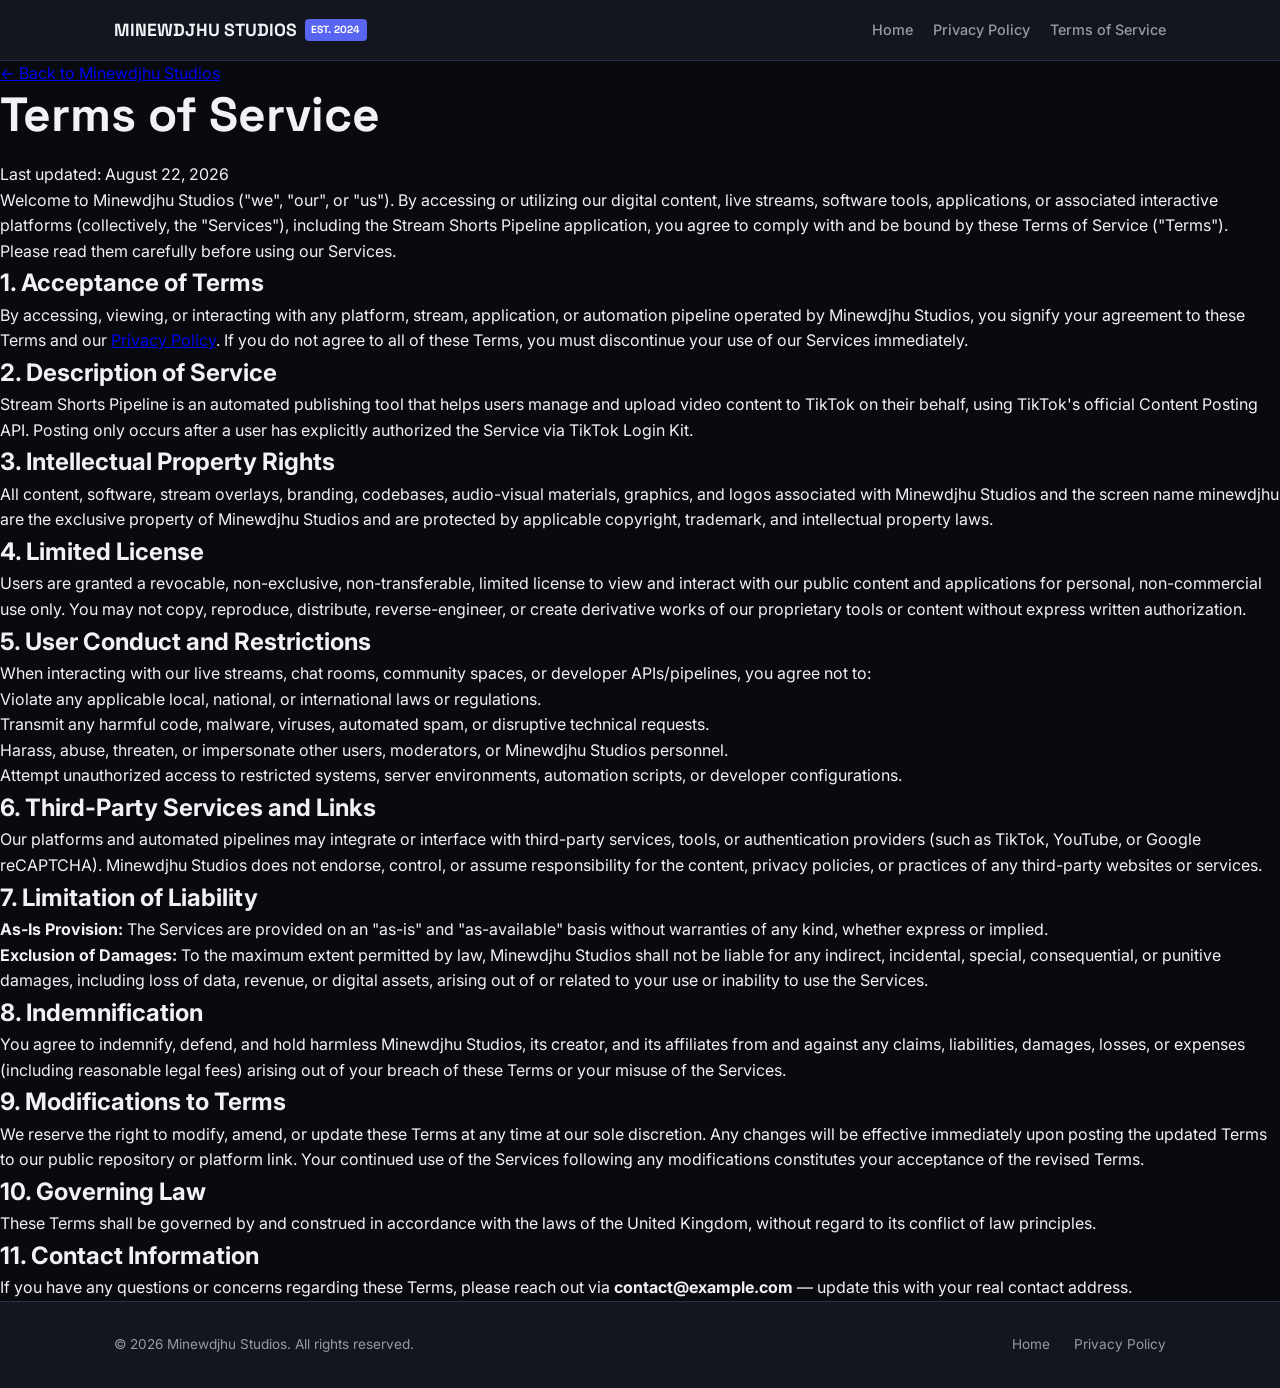
<file: terms.html>
<!DOCTYPE html>
<html lang="en">
<head>
<meta charset="UTF-8">
<meta name="viewport" content="width=device-width, initial-scale=1">
<title>Terms of Service - Minewdjhu Studios</title>

<link rel="preconnect" href="https://fonts.googleapis.com">
<link rel="preconnect" href="https://fonts.gstatic.com" crossorigin>
<link href="https://fonts.googleapis.com/css2?family=Space+Grotesk:wght@500;600;700&family=Inter:wght@400;500;600&family=JetBrains+Mono:wght@500;600&display=swap" rel="stylesheet">
<link rel="stylesheet" href="style.css">
</head>
<body>

<nav class="site-nav">
  <div class="wrap">
    <a href="index.html" class="logo">
      MINEWDJHU STUDIOS <span class="tag">EST. 2024</span>
    </a>
    <ul class="nav-links">
      <li><a href="index.html">Home</a></li>
      <li><a href="privacy.html">Privacy Policy</a></li>
      <li><a href="terms.html">Terms of Service</a></li>
    </ul>
  </div>
</nav>

<main class="legal">
  <a href="index.html" class="back-link">&larr; Back to Minewdjhu Studios</a>

  <h1>Terms of Service</h1>
  <span class="updated">Last updated: August 22, 2026</span>

  <p>Welcome to Minewdjhu Studios ("we", "our", or "us"). By accessing or
  utilizing our digital content, live streams, software tools,
  applications, or associated interactive platforms (collectively, the
  "Services"), including the Stream Shorts Pipeline application, you agree
  to comply with and be bound by these Terms of Service ("Terms"). Please
  read them carefully before using our Services.</p>

  <h2>1. Acceptance of Terms</h2>
  <p>By accessing, viewing, or interacting with any platform, stream,
  application, or automation pipeline operated by Minewdjhu Studios, you
  signify your agreement to these Terms and our
  <a href="privacy.html">Privacy Policy</a>. If you do not agree to
  all of these Terms, you must discontinue your use of our Services
  immediately.</p>

  <h2>2. Description of Service</h2>
  <p>Stream Shorts Pipeline is an automated publishing tool that helps
  users manage and upload video content to TikTok on their behalf, using
  TikTok's official Content Posting API. Posting only occurs after a user
  has explicitly authorized the Service via TikTok Login Kit.</p>

  <h2>3. Intellectual Property Rights</h2>
  <p>All content, software, stream overlays, branding, codebases,
  audio-visual materials, graphics, and logos associated with Minewdjhu
  Studios and the screen name minewdjhu are the exclusive property of
  Minewdjhu Studios and are protected by applicable copyright, trademark,
  and intellectual property laws.</p>

  <h2>4. Limited License</h2>
  <p>Users are granted a revocable, non-exclusive, non-transferable,
  limited license to view and interact with our public content and
  applications for personal, non-commercial use only. You may not copy,
  reproduce, distribute, reverse-engineer, or create derivative works of
  our proprietary tools or content without express written authorization.</p>

  <h2>5. User Conduct and Restrictions</h2>
  <p>When interacting with our live streams, chat rooms, community spaces,
  or developer APIs/pipelines, you agree not to:</p>
  <ul>
    <li>Violate any applicable local, national, or international laws or
    regulations.</li>
    <li>Transmit any harmful code, malware, viruses, automated spam, or
    disruptive technical requests.</li>
    <li>Harass, abuse, threaten, or impersonate other users, moderators,
    or Minewdjhu Studios personnel.</li>
    <li>Attempt unauthorized access to restricted systems, server
    environments, automation scripts, or developer configurations.</li>
  </ul>

  <h2>6. Third-Party Services and Links</h2>
  <p>Our platforms and automated pipelines may integrate or interface with
  third-party services, tools, or authentication providers (such as
  TikTok, YouTube, or Google reCAPTCHA). Minewdjhu Studios does not
  endorse, control, or assume responsibility for the content, privacy
  policies, or practices of any third-party websites or services.</p>

  <h2>7. Limitation of Liability</h2>
  <p><strong>As-Is Provision:</strong> The Services are provided on an
  "as-is" and "as-available" basis without warranties of any kind, whether
  express or implied.</p>
  <p><strong>Exclusion of Damages:</strong> To the maximum extent permitted
  by law, Minewdjhu Studios shall not be liable for any indirect,
  incidental, special, consequential, or punitive damages, including loss
  of data, revenue, or digital assets, arising out of or related to your
  use or inability to use the Services.</p>

  <h2>8. Indemnification</h2>
  <p>You agree to indemnify, defend, and hold harmless Minewdjhu Studios,
  its creator, and its affiliates from and against any claims, liabilities,
  damages, losses, or expenses (including reasonable legal fees) arising
  out of your breach of these Terms or your misuse of the Services.</p>

  <h2>9. Modifications to Terms</h2>
  <p>We reserve the right to modify, amend, or update these Terms at any
  time at our sole discretion. Any changes will be effective immediately
  upon posting the updated Terms to our public repository or platform
  link. Your continued use of the Services following any modifications
  constitutes your acceptance of the revised Terms.</p>

  <h2>10. Governing Law</h2>
  <p>These Terms shall be governed by and construed in accordance with the
  laws of the United Kingdom, without regard to its conflict of law
  principles.</p>

  <h2>11. Contact Information</h2>
  <p>If you have any questions or concerns regarding these Terms, please
  reach out via <strong>contact@example.com</strong> &mdash; update this
  with your real contact address.</p>
</main>

<footer>
  <div class="wrap footer-row">
    <span>&copy; 2026 Minewdjhu Studios. All rights reserved.</span>
    <ul class="footer-links">
      <li><a href="index.html">Home</a></li>
      <li><a href="privacy.html">Privacy Policy</a></li>
    </ul>
  </div>
</footer>

</body>
</html>
</file>
<file: style.css>
:root {
  --bg: #090a0f;
  --surface: #13151f;
  --surface-alt: #1a1d2e;
  --border: #2a2f4c;
  --text: #f0f2f5;
  --text-muted: #949ba4;
  --accent: #5865f2;
  --font-sans: 'Inter', system-ui, -apple-system, sans-serif;
  --font-display: 'Space Grotesk', system-ui, sans-serif;
  --font-mono: 'JetBrains Mono', monospace;
}

* {
  box-sizing: border-box;
  margin: 0;
  padding: 0;
}

body {
  background-color: var(--bg);
  color: var(--text);
  font-family: var(--font-sans);
  line-height: 1.6;
  overflow-x: hidden; /* Prevents side-scrolling canvas blowout */
}

/* Layout Containers */
.wrap {
  max-width: 1100px;
  margin: 0 auto;
  padding: 0 1.5rem;
  width: 100%;
}

/* Navigation */
.site-nav {
  background: var(--surface);
  border-bottom: 1px solid var(--border);
  position: sticky;
  top: 0;
  z-index: 100;
  padding: 1rem 0;
}

.site-nav .wrap {
  display: flex;
  justify-content: space-between;
  align-items: center;
  flex-wrap: wrap;
  gap: 1rem;
}

.logo {
  font-family: var(--font-display);
  font-weight: 700;
  font-size: 1.1rem;
  color: var(--text);
  text-decoration: none;
  display: flex;
  align-items: center;
  gap: 0.5rem;
}

.logo .tag {
  background: var(--accent);
  color: white;
  font-size: 0.65rem;
  padding: 0.15rem 0.4rem;
  border-radius: 4px;
}

.nav-links {
  display: flex;
  list-style: none;
  gap: 1.25rem;
  flex-wrap: wrap;
}

.nav-links a {
  color: var(--text-muted);
  text-decoration: none;
  font-size: 0.9rem;
  font-weight: 500;
  transition: color 0.2s;
}

.nav-links a:hover {
  color: var(--text);
}

/* Hero Section */
.hero {
  padding: 5rem 0 4rem;
}

.hero-grid {
  display: grid;
  grid-template-columns: 1fr 1fr;
  gap: 3rem;
  align-items: center;
}

@media (max-width: 768px) {
  .hero-grid {
    grid-template-columns: 1fr;
  }
}

.eyebrow {
  font-family: var(--font-mono);
  font-size: 0.8rem;
  text-transform: uppercase;
  letter-spacing: 0.05em;
  color: var(--accent);
  margin-bottom: 0.75rem;
  display: block;
}

h1 {
  font-family: var(--font-display);
  font-size: clamp(2rem, 4vw, 3rem);
  line-height: 1.15;
  font-weight: 700;
  margin-bottom: 1.25rem;
}

.lead {
  color: var(--text-muted);
  font-size: 1.1rem;
  margin-bottom: 2rem;
}

.hero-ctas {
  display: flex;
  gap: 1rem;
  flex-wrap: wrap;
}

/* Buttons */
.btn {
  display: inline-flex;
  align-items: center;
  justify-content: center;
  padding: 0.75rem 1.5rem;
  border-radius: 8px;
  font-weight: 600;
  text-decoration: none;
  font-size: 0.95rem;
  transition: background 0.2s;
}

.btn-primary {
  background: var(--accent);
  color: white;
}

.btn-primary:hover {
  background: #434cce;
}

.btn-ghost {
  background: var(--surface-alt);
  color: var(--text);
  border: 1px solid var(--border);
}

.btn-ghost:hover {
  background: var(--border);
}

/* Photos & Slots */
.photo-slot {
  width: 100%;
  max-width: 100%;
  height: auto;
  border-radius: 12px;
  display: block;
}

/* Sections */
.section {
  padding: 4rem 0;
  border-top: 1px solid var(--border);
}

.section.alt {
  background-color: var(--surface);
}

.section-head {
  max-width: 700px;
  margin-bottom: 3rem;
}

.section-head h2 {
  font-family: var(--font-display);
  font-size: 2rem;
  margin-bottom: 0.75rem;
}

.section-head p {
  color: var(--text-muted);
}

/* Timeline */
.timeline {
  display: flex;
  flex-direction: column;
  gap: 2.5rem;
  position: relative;
  padding-left: 1.5rem;
  border-left: 2px solid var(--border);
}

.timeline-row {
  position: relative;
}

.timeline-date {
  font-family: var(--font-mono);
  font-size: 0.85rem;
  color: var(--accent);
  margin-bottom: 0.25rem;
  display: block;
}

.timeline-title {
  font-family: var(--font-display);
  font-size: 1.25rem;
  margin-bottom: 0.5rem;
}

.timeline-desc {
  color: var(--text-muted);
}

.timeline-desc a {
  color: var(--accent);
}

/* Breakdown Grid for Name */
.breakdown {
  display: grid;
  grid-template-columns: repeat(auto-fit, minmax(100px, 1fr));
  gap: 1rem;
  margin: 1.25rem 0;
}

.breakdown-item {
  background: var(--surface-alt);
  border: 1px solid var(--border);
  padding: 0.75rem;
  border-radius: 8px;
  text-align: center;
}

.breakdown-letters {
  font-family: var(--font-mono);
  font-weight: 700;
  color: var(--accent);
  display: block;
  font-size: 1.1rem;
}

.breakdown-word {
  font-size: 0.85rem;
  color: var(--text-muted);
}

/* Quotes */
.quote {
  background: var(--surface-alt);
  border-left: 4px solid var(--accent);
  padding: 1.25rem;
  border-radius: 0 8px 8px 0;
  margin: 1.25rem 0;
  font-style: italic;
  color: var(--text);
}

.quote cite {
  display: block;
  margin-top: 0.5rem;
  font-size: 0.85rem;
  color: var(--text-muted);
  font-style: normal;
}

/* Project Cards Grid */
.project-grid {
  display: grid;
  grid-template-columns: repeat(auto-fit, minmax(280px, 1fr));
  gap: 2rem;
}

.feature-card {
  background: var(--surface);
  border: 1px solid var(--border);
  border-radius: 12px;
  padding: 1.5rem;
  display: flex;
  flex-direction: column;
  gap: 1rem;
}

.feature-card .tag {
  align-self: flex-start;
  background: var(--surface-alt);
  border: 1px solid var(--border);
  color: var(--accent);
  font-family: var(--font-mono);
  font-size: 0.75rem;
  padding: 0.2rem 0.5rem;
  border-radius: 4px;
}

.feature-card h3 {
  font-family: var(--font-display);
  font-size: 1.2rem;
}

.feature-card p {
  color: var(--text-muted);
  font-size: 0.95rem;
}

/* Team Grid */
.team-grid {
  display: grid;
  grid-template-columns: repeat(auto-fit, minmax(220px, 1fr));
  gap: 1.5rem;
}

.pass {
  background: var(--surface);
  border: 1px solid var(--border);
  border-radius: 12px;
  padding: 1.5rem;
  position: relative;
}

.pass .code {
  font-family: var(--font-mono);
  font-size: 0.75rem;
  color: var(--accent);
  display: block;
  margin-bottom: 0.5rem;
}

.pass h3 {
  font-family: var(--font-display);
  font-size: 1.1rem;
}

.pass .role {
  font-size: 0.85rem;
  color: var(--text-muted);
  display: block;
  margin-bottom: 1rem;
}

.pass .divider {
  height: 1px;
  background: var(--border);
  margin: 1rem 0;
}

.pass p {
  font-size: 0.9rem;
  color: var(--text-muted);
}

/* Documents Row */
.docs {
  display: flex;
  flex-direction: column;
  gap: 1rem;
}

.docs-row {
  background: var(--surface);
  border: 1px solid var(--border);
  padding: 1.25rem 1.5rem;
  border-radius: 8px;
  display: flex;
  justify-content: space-between;
  align-items: center;
  text-decoration: none;
  color: var(--text);
  transition: border-color 0.2s;
  flex-wrap: wrap;
  gap: 1rem;
}

.docs-row:hover {
  border-color: var(--accent);
}

.doc-name {
  font-weight: 600;
  font-family: var(--font-display);
}

.doc-desc {
  font-size: 0.85rem;
  color: var(--text-muted);
}

.status {
  background: rgba(88, 101, 242, 0.1);
  color: var(--accent);
  padding: 0.25rem 0.75rem;
  border-radius: 20px;
  font-size: 0.8rem;
  font-family: var(--font-mono);
}

.docs-arrow {
  margin-left: 1rem;
  font-weight: bold;
}

/* Contact Section */
.contact-grid {
  display: grid;
  grid-template-columns: 1fr 1fr;
  gap: 3rem;
}

@media (max-width: 768px) {
  .contact-grid {
    grid-template-columns: 1fr;
  }
}

.contact-list {
  list-style: none;
  display: flex;
  flex-direction: column;
  gap: 0.75rem;
}

.contact-list li {
  color: var(--text-muted);
}

.contact-list a {
  color: var(--accent);
  text-decoration: none;
}

.contact-list a:hover {
  text-decoration: underline;
}

/* Footer */
footer {
  background: var(--surface);
  border-top: 1px solid var(--border);
  padding: 2rem 0;
  font-size: 0.85rem;
  color: var(--text-muted);
}

.footer-row {
  display: flex;
  justify-content: space-between;
  align-items: center;
  flex-wrap: wrap;
  gap: 1rem;
}

.footer-links {
  list-style: none;
  display: flex;
  gap: 1.5rem;
}

.footer-links a {
  color: var(--text-muted);
  text-decoration: none;
}

.footer-links a:hover {
  color: var(--text);
}
</file>
